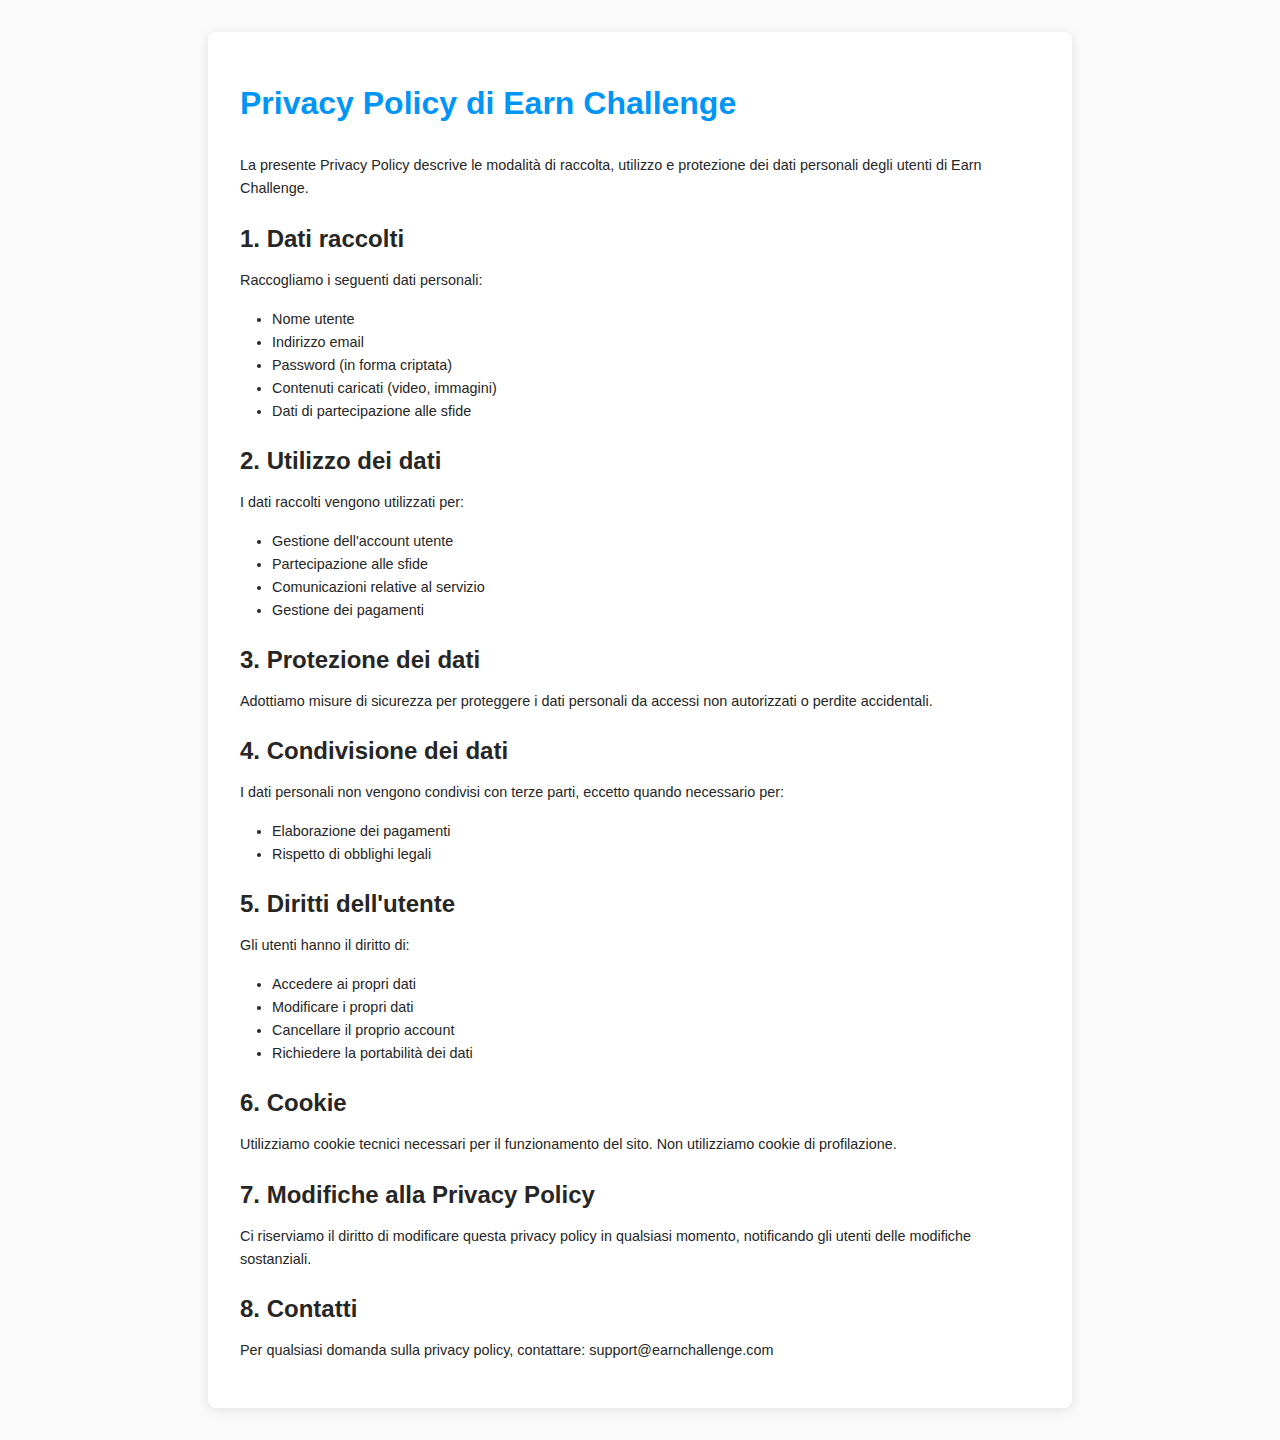
<file: privacy-policy.html>
<!DOCTYPE html>
<html lang="it">
<head>
  <meta charset="UTF-8">
  <meta name="viewport" content="width=device-width, initial-scale=1.0">
  <title>Privacy Policy - Earn Challenge</title>
  <link rel="stylesheet" href="style.css">
  <link rel="stylesheet" href="privacy.css">
</head>
<body>
  <div class="privacy-policy-container">
    <h1>Privacy Policy di Earn Challenge</h1>
    
    <p>La presente Privacy Policy descrive le modalità di raccolta, utilizzo e protezione dei dati personali degli utenti di Earn Challenge.</p>

    <h2>1. Dati raccolti</h2>
    <p>Raccogliamo i seguenti dati personali:</p>
    <ul>
      <li>Nome utente</li>
      <li>Indirizzo email</li>
      <li>Password (in forma criptata)</li>
      <li>Contenuti caricati (video, immagini)</li>
      <li>Dati di partecipazione alle sfide</li>
    </ul>

    <h2>2. Utilizzo dei dati</h2>
    <p>I dati raccolti vengono utilizzati per:</p>
    <ul>
      <li>Gestione dell'account utente</li>
      <li>Partecipazione alle sfide</li>
      <li>Comunicazioni relative al servizio</li>
      <li>Gestione dei pagamenti</li>
    </ul>

    <h2>3. Protezione dei dati</h2>
    <p>Adottiamo misure di sicurezza per proteggere i dati personali da accessi non autorizzati o perdite accidentali.</p>

    <h2>4. Condivisione dei dati</h2>
    <p>I dati personali non vengono condivisi con terze parti, eccetto quando necessario per:</p>
    <ul>
      <li>Elaborazione dei pagamenti</li>
      <li>Rispetto di obblighi legali</li>
    </ul>

    <h2>5. Diritti dell'utente</h2>
    <p>Gli utenti hanno il diritto di:</p>
    <ul>
      <li>Accedere ai propri dati</li>
      <li>Modificare i propri dati</li>
      <li>Cancellare il proprio account</li>
      <li>Richiedere la portabilità dei dati</li>
    </ul>

    <h2>6. Cookie</h2>
    <p>Utilizziamo cookie tecnici necessari per il funzionamento del sito. Non utilizziamo cookie di profilazione.</p>

    <h2>7. Modifiche alla Privacy Policy</h2>
    <p>Ci riserviamo il diritto di modificare questa privacy policy in qualsiasi momento, notificando gli utenti delle modifiche sostanziali.</p>

    <h2>8. Contatti</h2>
    <p>Per qualsiasi domanda sulla privacy policy, contattare: support@earnchallenge.com</p>
  </div>
</body>
</html>
</file>
<file: style.css>
/* General Styles */
body {
  font-family: -apple-system, BlinkMacSystemFont, 'Segoe UI', Roboto, Helvetica, Arial, sans-serif;
  margin: 0;
  padding: 0;
  background: #fafafa;
  color: #262626;
}

/* Header and Footer */
header {
  background: #0095f6;
  color: #fff;
  border-bottom: 1px solid #dbdbdb;
  position: fixed;
  top: 0;
  width: 100%;
  z-index: 100;
  padding: 0.8rem 1rem;
  display: flex;
  justify-content: space-between;
  align-items: center;
}

.logo {
  font-family: 'Arial', sans-serif;
  font-size: 1.8rem;
  font-weight: bold;
}

footer {
  background: #fff;
  color: #8e8e8e;
  text-align: center;
  padding: 1rem;
  font-size: 0.8rem;
  border-top: 1px solid #dbdbdb;
}

main {
  margin-top: 60px;
  margin-bottom: 60px;
  padding: 1rem;
  display: flex;
  flex-direction: column;
  align-items: center;
}

/* Navigation Bar */
#main-nav {
  position: fixed;
  bottom: 0;
  left: 0;
  width: 100%;
  background: #fff;
  display: flex;
  justify-content: space-around;
  align-items: center;
  padding: 0.8rem 0;
  border-top: 1px solid #dbdbdb;
  z-index: 100;
}

#main-nav button {
  background: transparent;
  border: none;
  color: #262626;
  cursor: pointer;
  font-size: 1.5rem;
  padding: 0.5rem;
  margin: 0;
  display: flex;
  flex-direction: column;
  align-items: center;
}

#main-nav button svg {
  width: 24px;
  height: 24px;
  margin-bottom: 4px;
}

#main-nav button span {
  font-size: 0.7rem;
}

/* Challenge Creation Form */
#create-challenge-form {
  width: 100%;
  max-width: 500px;
  background: #fff;
  border: 1px solid #dbdbdb;
  border-radius: 8px;
  padding: 1.5rem;
  margin-bottom: 1.5rem;
  box-shadow: 0 2px 12px rgba(0, 0, 0, 0.1);
}

#create-challenge-form h2 {
  margin-top: 0;
  color: #0095f6;
}

#create-challenge-form label {
  font-weight: 600;
  color: #262626;
  font-size: 0.9rem;
  display: block;
  margin: 1rem 0 0.5rem;
}

#create-challenge-form input[type="text"],
#create-challenge-form input[type="number"],
#create-challenge-form textarea {
  width: 100%;
  padding: 0.8rem;
  margin: 0.25rem 0 1rem;
  border: 1px solid #dbdbdb;
  border-radius: 4px;
  font-size: 0.9rem;
}

/* Preview Container styling */
#preview-container, #entry-preview-container {
  width: 100%;
  border-radius: 8px;
  margin: 1rem 0;
  overflow: hidden;
  background: #f0f0f0;
}

#preview-container img,
#preview-container video,
#entry-preview-container img,
#entry-preview-container video {
  width: 100%;
  object-fit: cover;
  max-height: 400px;
  border-radius: 8px;
}

/* Challenges Feed */
#challenges-container {
  width: 100%;
  max-width: 600px;
  display: flex;
  flex-direction: column;
  gap: 1.5rem;
}

/* Challenge Card styling */
.challenge-card {
  background: #fff;
  border: 1px solid #dbdbdb;
  border-radius: 8px;
  overflow: hidden;
  margin-bottom: 1rem;
  box-shadow: 0 2px 8px rgba(0, 0, 0, 0.1);
}

.challenge-card h3 {
  padding: 1rem;
  margin: 0;
  color: #0095f6;
  font-size: 1.2rem;
}

.challenge-card img,
.challenge-card video {
  width: 100%;
  display: block;
  max-height: 350px;
  object-fit: cover;
}

.challenge-info {
  padding: 1rem;
}

.challenge-details {
  margin-bottom: 1rem;
}

.challenge-details p {
  margin: 0.5rem 0;
  font-size: 0.9rem;
}

.winning-info {
  background-color: #f8f9fa;
  border-radius: 6px;
  padding: 10px;
  margin: 10px 0;
  border-left: 4px solid #0095f6;
}

.winning-info h4 {
  margin-top: 0;
  color: #0095f6;
}

/* User Profile */
.profile-header {
  display: flex;
  padding: 1.5rem 1rem;
  border-bottom: 1px solid #dbdbdb;
  align-items: center;
  margin-bottom: 1.5rem;
  background: white;
  border-radius: 8px;
  box-shadow: 0 2px 8px rgba(0, 0, 0, 0.1);
}

.profile-avatar {
  width: 80px;
  height: 80px;
  border-radius: 50%;
  margin-right: 2rem;
  background: #eee;
  border: 3px solid #0095f6;
}

.profile-info {
  flex: 1;
}

.profile-stats {
  display: flex;
  margin: 1rem 0;
}

.profile-stat {
  margin-right: 2rem;
  text-align: center;
}

.profile-stat-count {
  font-weight: 600;
  font-size: 1.2rem;
  color: #0095f6;
}

.profile-bio {
  font-size: 0.9rem;
}

.profile-grid {
  display: grid;
  grid-template-columns: repeat(2, 1fr);
  gap: 1rem;
}

.profile-challenge {
  border-radius: 8px;
  overflow: hidden;
  box-shadow: 0 2px 8px rgba(0, 0, 0, 0.1);
  background: white;
}

.profile-challenge img,
.profile-challenge video {
  width: 100%;
  aspect-ratio: 1;
  object-fit: cover;
}

.profile-challenge-info {
  padding: 0.8rem;
}

.profile-challenge-info h4 {
  margin: 0 0 0.5rem;
  font-size: 0.9rem;
}

.profile-avatar-container {
  position: relative;
}

.profile-pic-edit-btn {
  position: absolute;
  bottom: 0;
  right: 0;
  background: rgba(0,0,0,0.5);
  color: white;
  border: none;
  border-radius: 50%;
  width: 30px;
  height: 30px;
  display: flex;
  justify-content: center;
  align-items: center;
  cursor: pointer;
}

.profile-edit-container {
  background: white;
  padding: 1.5rem;
  border-radius: 8px;
  box-shadow: 0 2px 8px rgba(0,0,0,0.1);
}

.profile-edit-form label {
  display: block;
  margin-top: 1rem;
  font-weight: 600;
}

.profile-edit-form input,
.profile-edit-form textarea {
  width: 100%;
  padding: 0.5rem;
  margin-top: 0.5rem;
  border: 1px solid #dbdbdb;
  border-radius: 4px;
}

.winner-badge {
  color: #ffc107;
  font-weight: bold;
}

.edit-profile-btn {
  background: transparent;
  color: #0095f6;
  border: 1px solid #0095f6;
  padding: 0.5rem 1rem;
  border-radius: 4px;
  margin-top: 0.5rem;
}

/* Submit Entry Form */
#submit-entry-form {
  width: 100%;
  max-width: 500px;
  background: #fff;
  border: 1px solid #dbdbdb;
  border-radius: 8px;
  padding: 1.5rem;
  margin-bottom: 1.5rem;
  box-shadow: 0 2px 12px rgba(0, 0, 0, 0.1);
}

/* PayPal Container */
#paypal-container {
  position: fixed;
  top: 0;
  left: 0;
  width: 100%;
  height: 100%;
  background: rgba(0, 0, 0, 0.7);
  display: flex;
  justify-content: center;
  align-items: center;
  z-index: 1000;
}

.paypal-modal {
  background: #fff;
  padding: 1.5rem;
  border-radius: 8px;
  width: 90%;
  max-width: 400px;
  box-shadow: 0 4px 16px rgba(0, 0, 0, 0.2);
}

.paypal-modal h3 {
  color: #0095f6;
  margin-top: 0;
}

.cancel-button {
  width: 100%;
  padding: 0.8rem;
  margin-top: 1rem;
  background: #f44336;
  color: white;
  border: none;
  border-radius: 4px;
  cursor: pointer;
  font-weight: 600;
}

/* Privacy Policy Styles */
.privacy-policy-container {
  max-width: 800px;
  margin: 2rem auto;
  padding: 2rem;
  background: white;
  border-radius: 8px;
  box-shadow: 0 2px 12px rgba(0, 0, 0, 0.1);
}

.privacy-policy-container h1 {
  color: #0095f6;
  margin-bottom: 2rem;
}

.privacy-policy-container h2 {
  color: #262626;
  margin: 1.5rem 0 1rem;
}

.privacy-policy-container p,
.privacy-policy-container li {
  font-size: 0.9rem;
  line-height: 1.6;
  color: #262626;
}

.privacy-policy-container ul {
  margin: 1rem 0;
  padding-left: 2rem;
}

.privacy-checkbox-container {
  display: flex;
  align-items: center;
  margin: 1rem 0;
  padding: 1rem;
  background: #f8f9fa;
  border-radius: 4px;
}

.privacy-checkbox-container input[type="checkbox"] {
  margin-right: 1rem;
}

.privacy-checkbox-container label {
  font-size: 0.9rem;
  color: #262626;
}

.privacy-checkbox-container a {
  color: #0095f6;
  text-decoration: none;
}

.privacy-checkbox-container a:hover {
  text-decoration: underline;
}

.delete-button {
  background: #f44336;
  color: white;
  border: none;
  padding: 0.8rem 1.5rem;
  border-radius: 4px;
  cursor: pointer;
  font-weight: 600;
  font-size: 0.9rem;
  width: calc(100% - 2rem);
  margin: 0 1rem 1rem;
}

.delete-button:hover {
  background: #d32f2f;
}

/* Hidden Element */
.hidden {
  display: none !important;
}

/* Button Styles */
button.primary-button {
  background: #0095f6;
  border: none;
  color: #fff;
  padding: 0.8rem 1.5rem;
  border-radius: 4px;
  cursor: pointer;
  font-weight: 600;
  font-size: 0.9rem;
  width: 100%;
  margin-top: 1rem;
}

button.primary-button:hover {
  background: #0084d8;
}

button, .primary-button {
  background-color: #0095f6;
  color: white;
  border: none;
  border-radius: 4px;
  padding: 8px 16px;
  font-size: 14px;
  font-weight: 600;
  cursor: pointer;
  transition: background-color 0.3s;
}

button:hover, .primary-button:hover {
  background-color: #0074cc;
}

.challenge-actions {
  margin-top: 20px;
  display: flex;
  justify-content: flex-end;
}

.delete-button {
  background-color: #e74c3c;
  color: white;
  border: none;
  border-radius: 4px;
  padding: 8px 16px;
  font-size: 14px;
  font-weight: 600;
  cursor: pointer;
  transition: background-color 0.3s;
  margin-top: 10px;
}

.delete-button:hover {
  background-color: #c0392b;
}

/* Success Message */
.success-message {
  background-color: #78e08f;
  color: white;
  padding: 10px;
  border-radius: 4px;
  margin-bottom: 15px;
  text-align: center;
  font-weight: bold;
}

.challenge-card button {
  background: #0095f6;
  border: none;
  color: #fff;
  padding: 0.8rem 1.5rem;
  border-radius: 4px;
  cursor: pointer;
  font-weight: 600;
  font-size: 0.9rem;
  width: calc(100% - 2rem);
  margin: 0 1rem 1rem;
}

.logout-button {
  width: 100%;
  padding: 0.8rem;
  margin-top: 1rem;
  background: #f44336;
  color: white;
  border: none;
  border-radius: 4px;
  cursor: pointer;
  font-weight: 600;
}

.logout-button:hover {
  background: #d32f2f;
}

/* Add authentication styles */
#login-section {
  position: fixed;
  top: 0;
  left: 0;
  width: 100%;
  height: 100%;
  background: #fafafa;
  display: flex;
  justify-content: center;
  align-items: center;
  z-index: 1000;
}

.auth-container {
  width: 100%;
  max-width: 400px;
  padding: 2rem;
  background: white;
  border: 1px solid #dbdbdb;
  border-radius: 8px;
  text-align: center;
}

.auth-container h2 {
  color: #0095f6;
  margin-bottom: 2rem;
}

.auth-container input {
  width: 100%;
  padding: 0.8rem;
  margin: 0.5rem 0;
  border: 1px solid #dbdbdb;
  border-radius: 4px;
}

.auth-container a {
  color: #0095f6;
  text-decoration: none;
}

#forgot-password-container,
#reset-password-container {
  background: white;
  padding: 2rem;
  border-radius: 8px;
  box-shadow: 0 4px 16px rgba(0, 0, 0, 0.1);
  max-width: 400px;
  width: 100%;
  text-align: center;
}

#forgot-password-container input,
#reset-password-container input {
  width: 100%;
  padding: 0.8rem;
  margin: 0.5rem 0;
  border: 1px solid #dbdbdb;
  border-radius: 4px;
}

#forgot-password-container a,
#reset-password-container a {
  color: #0095f6;
  text-decoration: none;
  margin-top: 1rem;
  display: inline-block;
}

/* Responsive */
@media (max-width: 600px) {
  .challenge-card {
    border-radius: 8px;
    margin: 0 0 1rem;
  }
  
  #challenges-container {
    max-width: 100%;
  }
  
  .profile-grid {
    grid-template-columns: 1fr;
  }
}

/* Hero Section Styles */
.hero {
  position: relative;
  min-height: 100vh;
  display: flex;
  align-items: center;
  justify-content: center;
  background: linear-gradient(135deg, #1a1a1a 0%, #2d2d2d 100%);
  overflow: hidden;
  padding: 2rem;
}

.hero-background {
  position: absolute;
  top: 0;
  left: 0;
  right: 0;
  bottom: 0;
  background: url('data:image/svg+xml,<svg width="20" height="20" viewBox="0 0 20 20" xmlns="http://www.w3.org/2000/svg"><rect width="1" height="1" fill="rgba(255,255,255,0.05)"/></svg>');
  opacity: 0.1;
  z-index: 1;
}

.hero-content {
  position: relative;
  z-index: 2;
  text-align: center;
  max-width: 800px;
  color: white;
}

.hero-logo {
  margin-bottom: 3rem;
}

.hero-logo-img {
  width: 200px;
  height: auto;
  margin-bottom: 2rem;
}

.hero-title {
  font-size: 4.5rem;
  font-weight: 800;
  margin-bottom: 1.5rem;
  color: #00ff9d;
  text-shadow: 0 2px 10px rgba(0, 255, 157, 0.2);
}

.hero-subtitle {
  font-size: 1.8rem;
  margin-bottom: 3rem;
  color: rgba(255, 255, 255, 0.9);
  line-height: 1.6;
}

.hero-features {
  display: flex;
  justify-content: center;
  gap: 2rem;
  margin-bottom: 3rem;
  flex-wrap: wrap;
}

.feature {
  display: flex;
  align-items: center;
  gap: 1rem;
  background: rgba(255, 255, 255, 0.1);
  padding: 1rem 2rem;
  border-radius: 50px;
  transition: transform 0.3s ease;
}

.feature-icon {
  font-size: 1.5rem;
}

.feature-text {
  font-size: 1.2rem;
  font-weight: 500;
  color: white;
}

.cta-button {
  display: inline-block;
  padding: 1rem 2.5rem;
  font-size: 1.2rem;
  font-weight: 600;
  color: #1a1a1a;
  background: #00ff9d;
  border-radius: 50px;
  text-decoration: none;
  transition: all 0.3s ease;
  box-shadow: 0 4px 15px rgba(0, 255, 157, 0.3);
}

.cta-button:hover {
  transform: translateY(-2px);
  box-shadow: 0 6px 20px rgba(0, 255, 157, 0.4);
  background: #00e589;
}

@media (max-width: 768px) {
  .hero-title {
    font-size: 3rem;
  }
  
  .hero-subtitle {
    font-size: 1.4rem;
  }
  
  .hero-features {
    flex-direction: column;
    gap: 1rem;
  }
  
  .feature {
    width: 100%;
    justify-content: center;
  }
}

/* Shield Logo Styles */
.shield-logo {
  position: relative;
  width: 200px;
  height: 240px;
  margin: 0 auto;
  background: #003399;
  clip-path: path('M 100 0 L 200 40 L 200 160 L 100 240 L 0 160 L 0 40 Z');
  display: flex;
  flex-direction: column;
  align-items: center;
  justify-content: center;
}

.shield-logo::before {
  content: '';
  position: absolute;
  top: 4px;
  left: 4px;
  right: 4px;
  bottom: 4px;
  background: #66b3ff;
  clip-path: path('M 100 4 L 196 42 L 196 158 L 100 234 L 4 158 L 4 42 Z');
  z-index: 1;
}

.shield-inner {
  position: relative;
  z-index: 2;
  width: 120px;
  height: 120px;
  background: white;
  border-radius: 8px;
  display: flex;
  align-items: center;
  justify-content: center;
  margin-bottom: 20px;
}

.trophy-icon {
  width: 80px;
  height: 80px;
}

.shield-text {
  position: relative;
  z-index: 2;
  color: white;
  font-weight: bold;
  font-size: 1.2rem;
  text-align: center;
  padding: 10px;
  background: #003399;
  border-radius: 20px;
  margin-top: -10px;
  transform: perspective(100px) rotateX(-5deg);
  box-shadow: 0 4px 0 rgba(0,0,0,0.2);
}

.shield-logo::after {
  content: '★';
  position: absolute;
  color: #003399;
  font-size: 24px;
  top: 20px;
  z-index: 2;
}

.shield-logo::before {
  content: '★';
  position: absolute;
  color: #003399;
  font-size: 24px;
  top: 20px;
  right: 40px;
  z-index: 2;
}
</file>
<file: privacy.css>
.privacy-policy-container {
  max-width: 800px;
  margin: 2rem auto;
  padding: 2rem;
  background: white;
  border-radius: 8px;
  box-shadow: 0 2px 12px rgba(0, 0, 0, 0.1);
}

.privacy-policy-container h1 {
  color: #0095f6;
  margin-bottom: 2rem;
}

.privacy-policy-container h2 {
  color: #262626;
  margin: 1.5rem 0 1rem;
}

.privacy-policy-container p,
.privacy-policy-container li {
  font-size: 0.9rem;
  line-height: 1.6;
  color: #262626;
}

.privacy-policy-container ul {
  margin: 1rem 0;
  padding-left: 2rem;
}

.privacy-checkbox-container {
  display: flex;
  align-items: center;
  margin: 1rem 0;
  padding: 1rem;
  background: #f8f9fa;
  border-radius: 4px;
}

.privacy-checkbox-container input[type="checkbox"] {
  margin-right: 1rem;
}

.privacy-checkbox-container label {
  font-size: 0.9rem;
  color: #262626;
}

.privacy-checkbox-container a {
  color: #0095f6;
  text-decoration: none;
}

.privacy-checkbox-container a:hover {
  text-decoration: underline;
}
</file>
